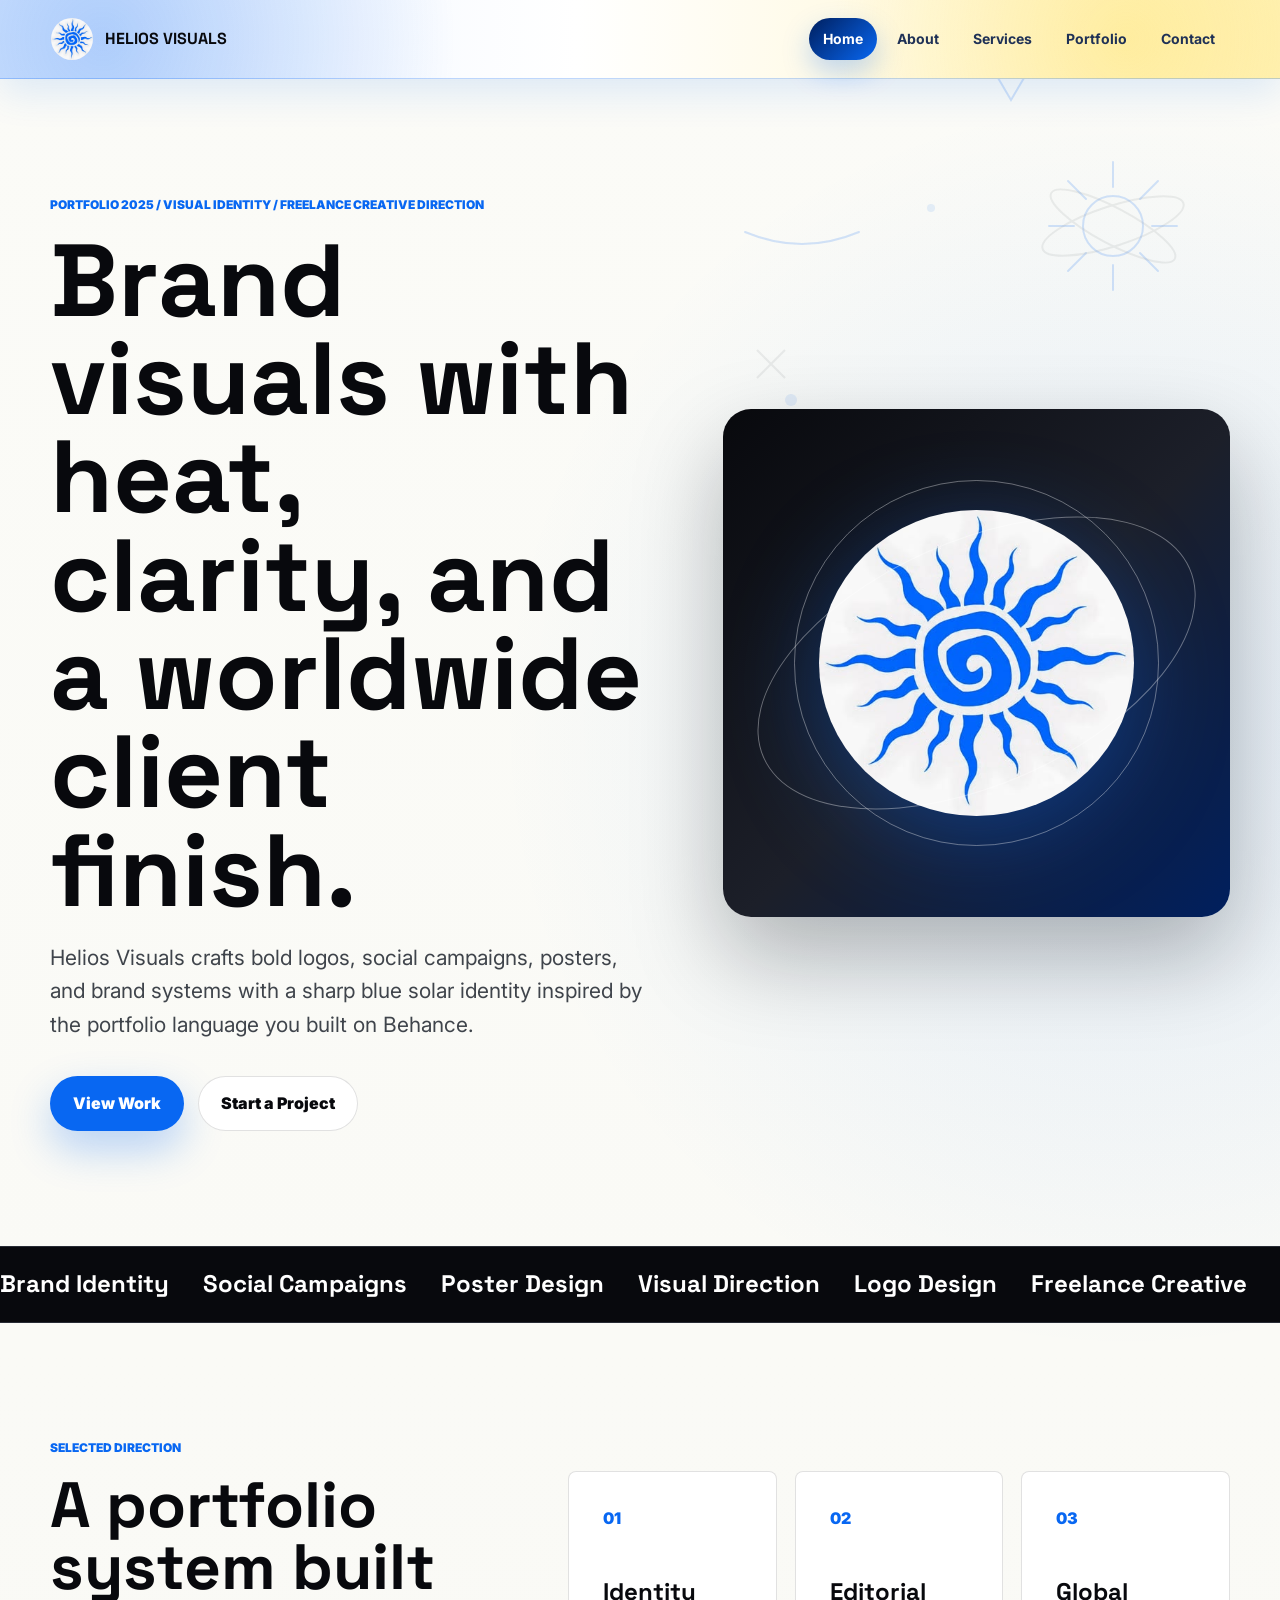
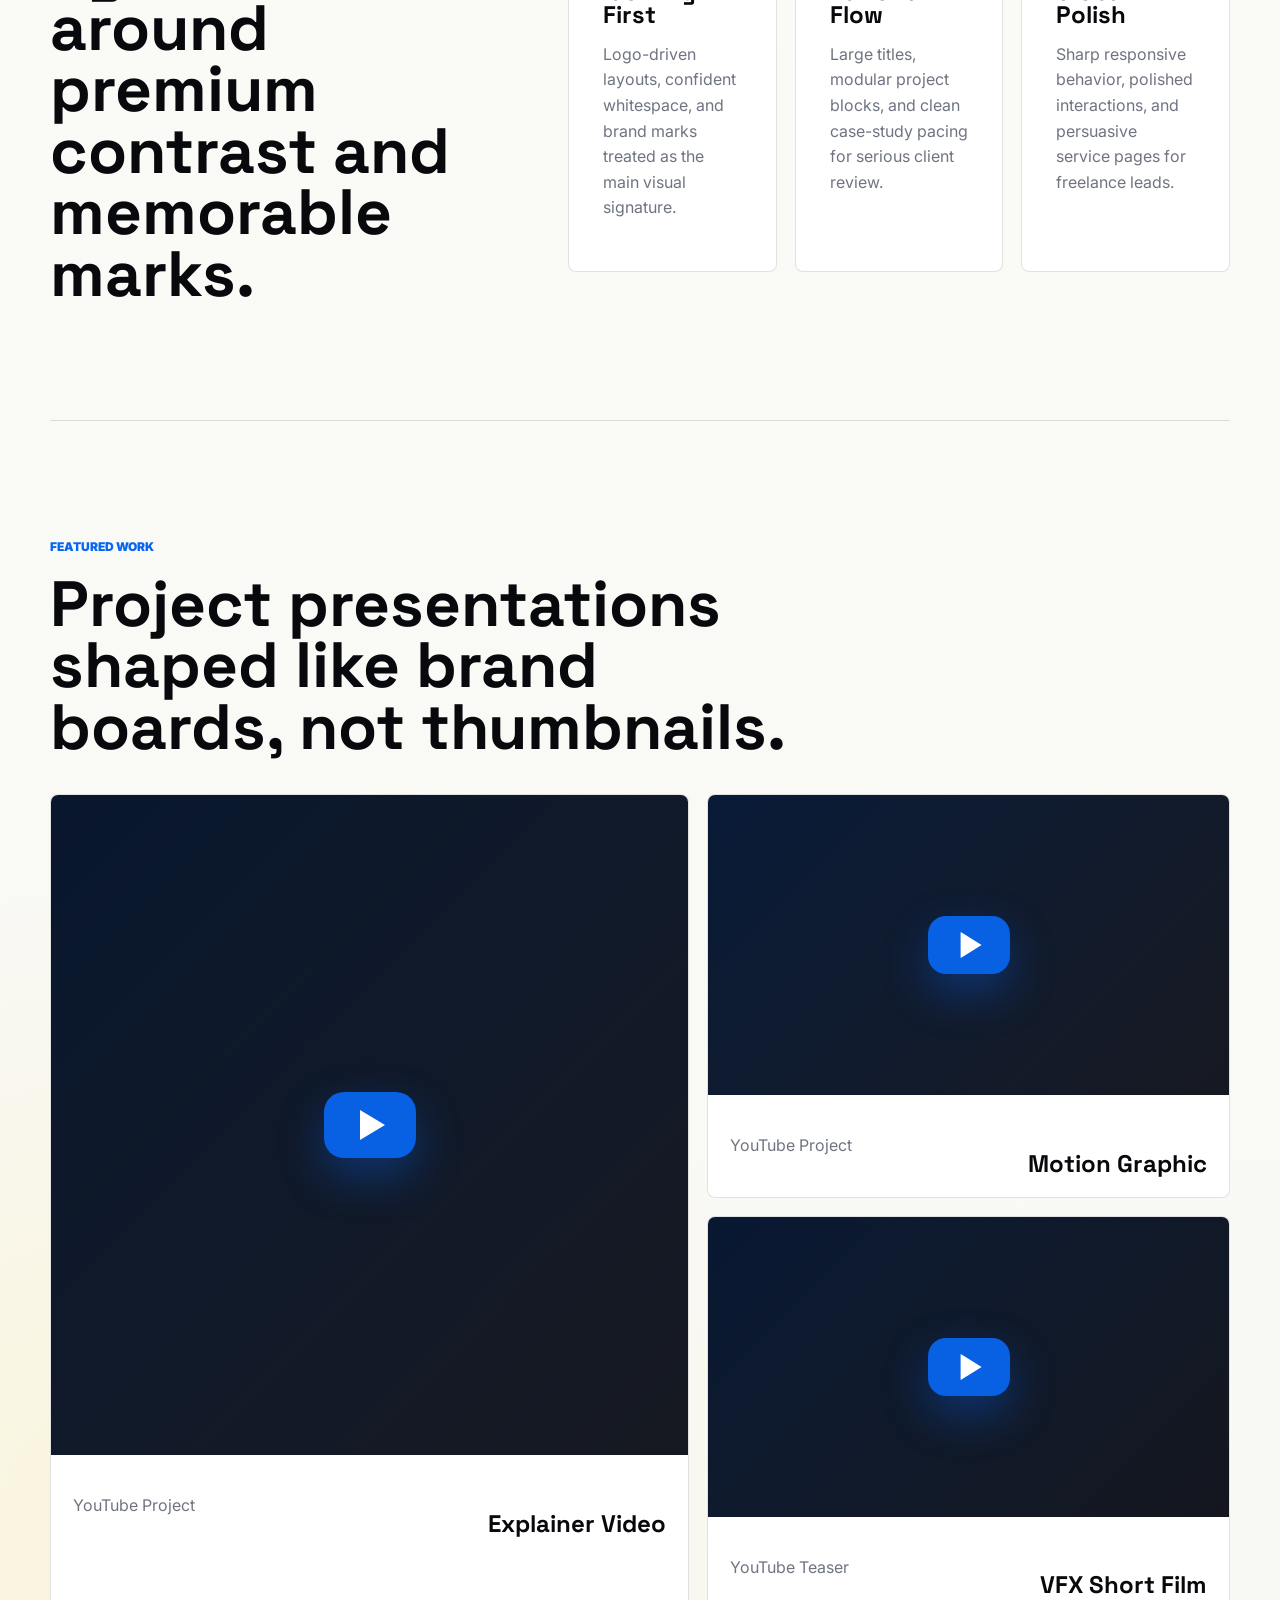
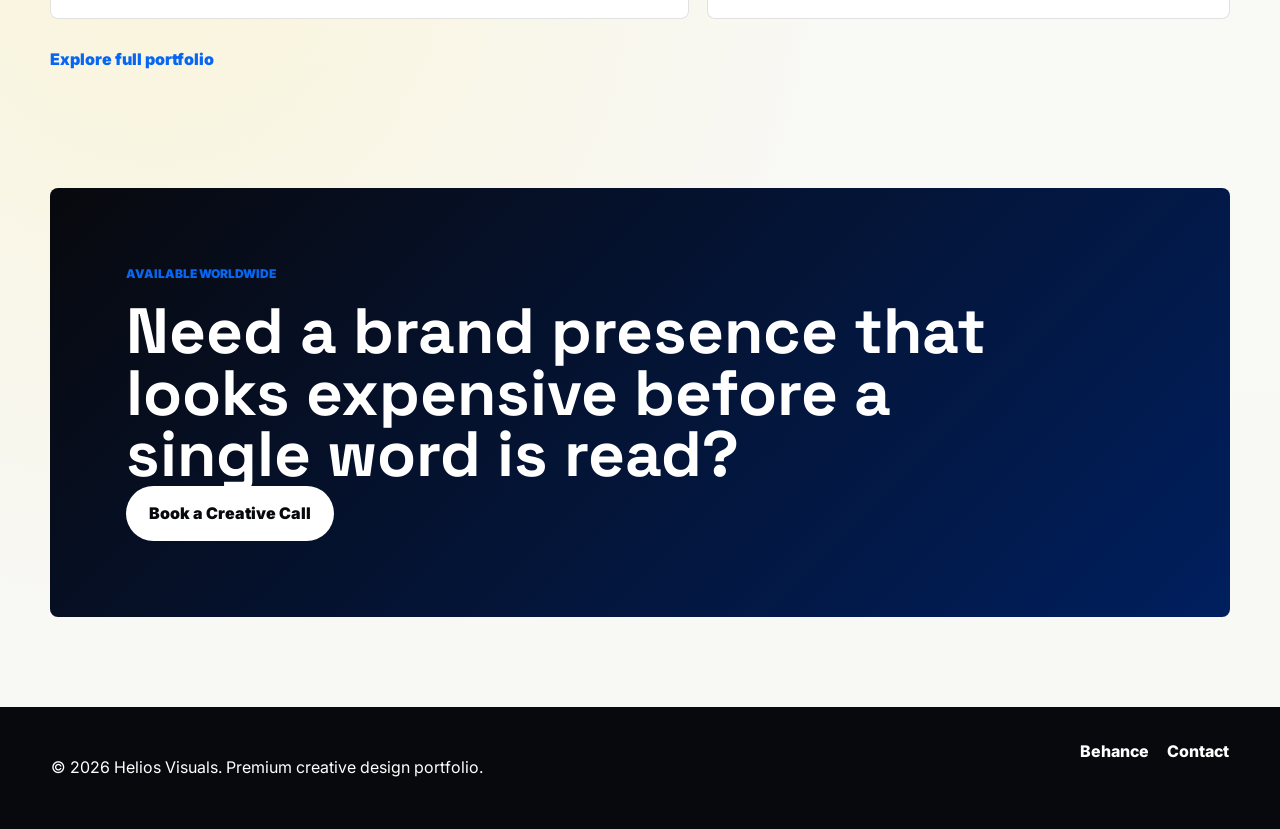
<file: index.html>
<!DOCTYPE html>
<html lang="en">
<head>
  <meta charset="UTF-8">
  <meta name="viewport" content="width=device-width, initial-scale=1.0">
  <meta name="description" content="Helios Visuals is a premium creative design portfolio for brand identity, social media campaigns, posters, and visual systems.">
  <title>Helios Visuals | Premium Creative Portfolio</title>
  <link rel="preconnect" href="https://fonts.googleapis.com">
  <link rel="preconnect" href="https://fonts.gstatic.com" crossorigin>
  <link href="https://fonts.googleapis.com/css2?family=Inter:wght@400;500;600;700;800;900&family=Space+Grotesk:wght@500;600;700&display=swap" rel="stylesheet">
  <link rel="stylesheet" href="style.css">
</head>
<body>
  <header class="site-header">
    <a class="brand" href="index.html" aria-label="Helios Visuals home">
      <!-- Replace assets/helios-logo.jpg with your final logo file if needed. -->
      <img src="assets/helios-logo.jpg" alt="Helios Visuals logo">
      <span>Helios Visuals</span>
    </a>
    <button class="nav-toggle" type="button" aria-label="Open navigation" aria-expanded="false">
      <span></span><span></span>
    </button>
    <nav class="site-nav" aria-label="Main navigation">
      <a href="index.html" class="active">Home</a>
      <a href="about.html">About</a>
      <a href="services.html">Services</a>
      <a href="portfolio.html">Portfolio</a>
      <a href="contact.html">Contact</a>
    </nav>
  </header>

  <main>
    <section class="hero section-pad">
      <div class="hero-copy reveal">
        <p class="eyebrow">Portfolio 2025 / Visual Identity / Freelance Creative Direction</p>
        <h1>Brand visuals with heat, clarity, and a worldwide client finish.</h1>
        <p class="hero-text">Helios Visuals crafts bold logos, social campaigns, posters, and brand systems with a sharp blue solar identity inspired by the portfolio language you built on Behance.</p>
        <div class="hero-actions">
          <a class="btn btn-primary" href="portfolio.html">View Work</a>
          <a class="btn btn-ghost" href="contact.html">Start a Project</a>
        </div>
      </div>
      <div class="hero-art reveal">
        <div class="solar-card">
          <img src="assets/helios-logo.jpg" alt="Blue Helios sun logo">
          <div class="orbit orbit-one"></div>
          <div class="orbit orbit-two"></div>
        </div>
      </div>
    </section>

    <section class="ticker" aria-label="Creative services">
      <div class="ticker-track">
        <span>Brand Identity</span><span>Social Campaigns</span><span>Poster Design</span><span>Visual Direction</span>
        <span>Logo Design</span><span>Freelance Creative</span><span>Brand Identity</span><span>Social Campaigns</span>
      </div>
    </section>

    <section class="section-pad split-section">
      <div class="section-heading reveal">
        <p class="eyebrow">Selected Direction</p>
        <h2>A portfolio system built around premium contrast and memorable marks.</h2>
      </div>
      <div class="feature-grid">
        <article class="feature-card reveal">
          <span>01</span>
          <h3>Identity First</h3>
          <p>Logo-driven layouts, confident whitespace, and brand marks treated as the main visual signature.</p>
        </article>
        <article class="feature-card reveal">
          <span>02</span>
          <h3>Editorial Flow</h3>
          <p>Large titles, modular project blocks, and clean case-study pacing for serious client review.</p>
        </article>
        <article class="feature-card reveal">
          <span>03</span>
          <h3>Global Polish</h3>
          <p>Sharp responsive behavior, polished interactions, and persuasive service pages for freelance leads.</p>
        </article>
      </div>
    </section>

    <section class="section-pad work-preview">
      <div class="section-heading reveal">
        <p class="eyebrow">Featured Work</p>
        <h2>Project presentations shaped like brand boards, not thumbnails.</h2>
      </div>
      <div class="portfolio-grid">
        <a class="work-card tall reveal" href="https://youtu.be/h_ADpQNvUec?si=Ney4tE-Xu_nt08DM" target="_blank" rel="noreferrer">
          <div class="work-visual blue-system"></div>
          <div class="work-meta">
            <p>YouTube Project</p>
            <h3>Explainer Video</h3>
          </div>
        </a>
        <a class="work-card reveal" href="https://youtu.be/zZilcYMcML0?si=68anFWukcAAWyaji" target="_blank" rel="noreferrer">
          <div class="work-visual poster-system"></div>
          <div class="work-meta">
            <p>YouTube Project</p>
            <h3>Motion Graphic</h3>
          </div>
        </a>
        <a class="work-card reveal" href="https://youtu.be/qjnOhQg7CbE?si=-tNvJAoV7a1oQEgc" target="_blank" rel="noreferrer">
          <div class="work-visual social-system"></div>
          <div class="work-meta">
            <p>YouTube Teaser</p>
            <h3>VFX Short Film</h3>
          </div>
        </a>
      </div>
      <a class="text-link reveal" href="portfolio.html">Explore full portfolio</a>
    </section>

    <section class="section-pad cta-band reveal">
      <p class="eyebrow">Available Worldwide</p>
      <h2>Need a brand presence that looks expensive before a single word is read?</h2>
      <a class="btn btn-light" href="contact.html">Book a Creative Call</a>
    </section>
  </main>

  <footer class="site-footer">
    <p>© 2026 Helios Visuals. Premium creative design portfolio.</p>
    <div>
      <a href="https://www.behance.net/gallery/241217217/PORTFOLIO-2025" target="_blank" rel="noreferrer">Behance</a>
      <a href="contact.html">Contact</a>
    </div>
  </footer>

  <script src="script.js"></script>
</body>
</html>
</file>
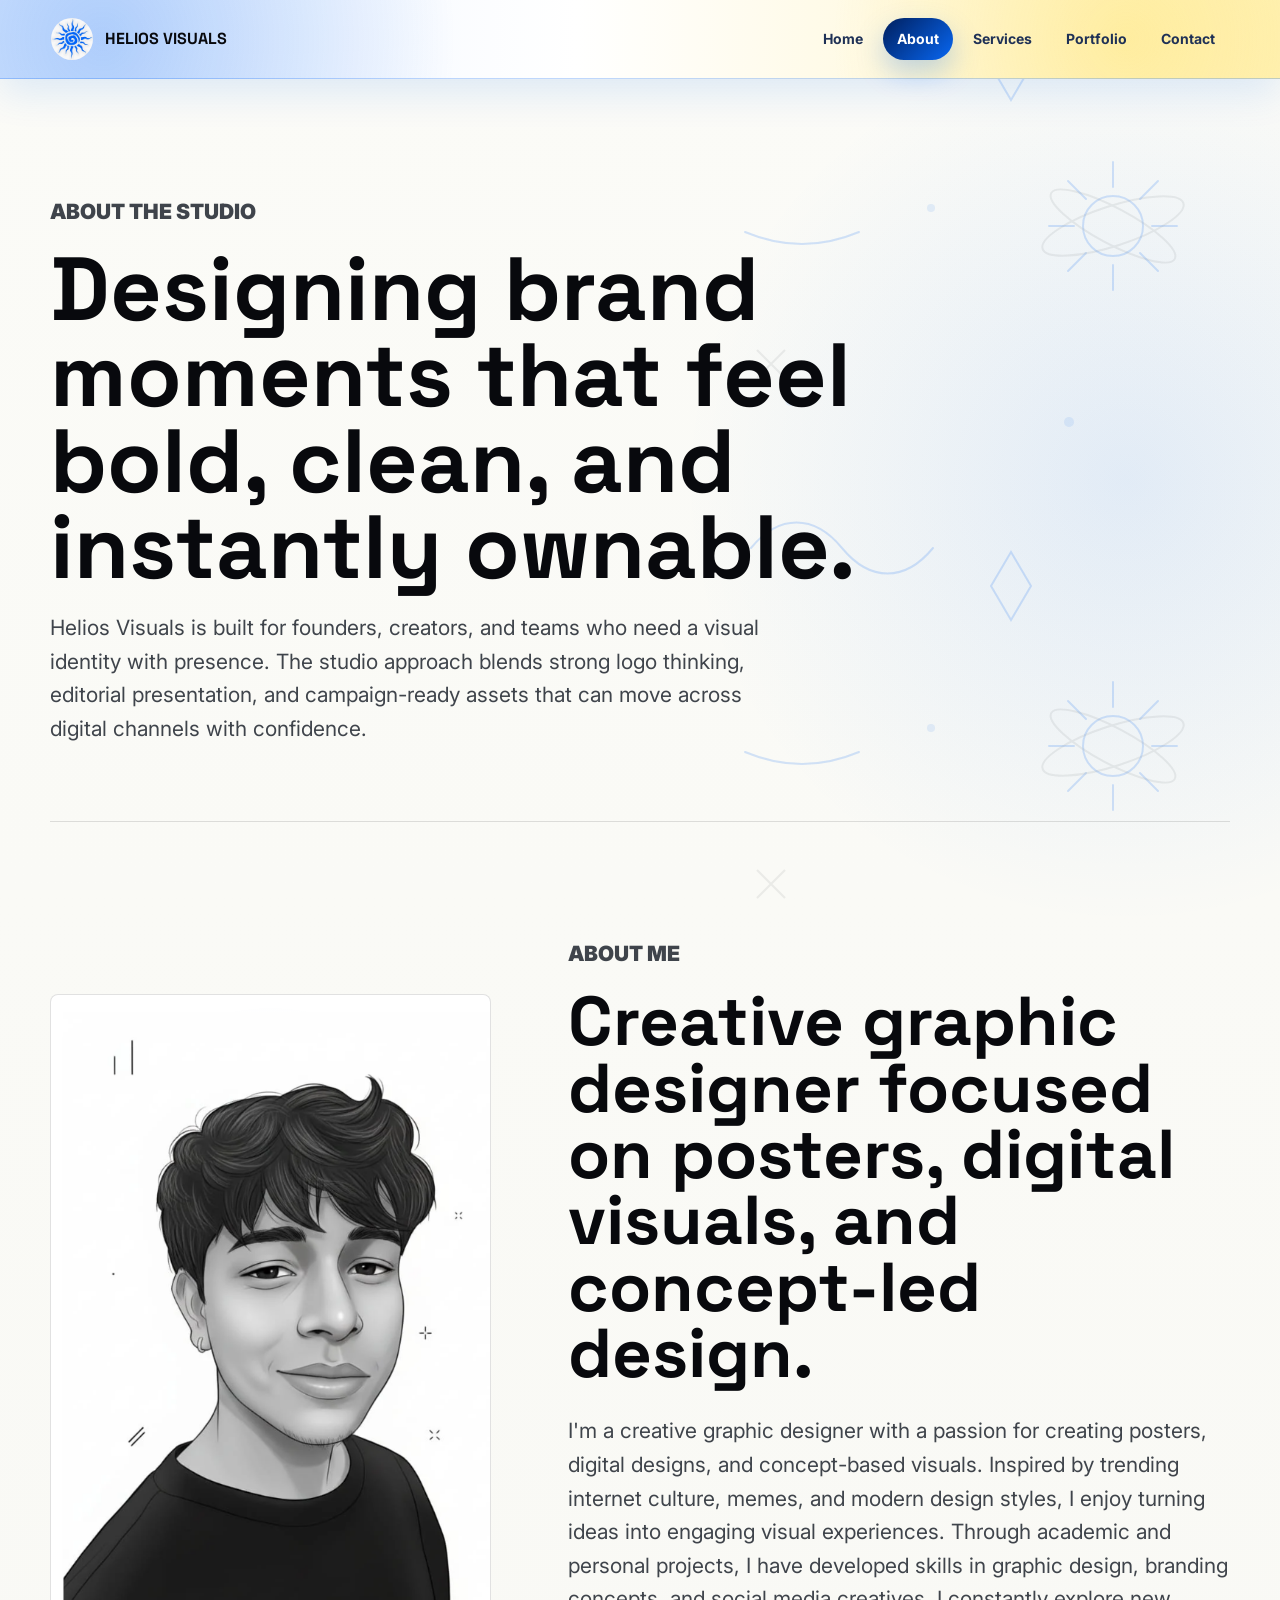
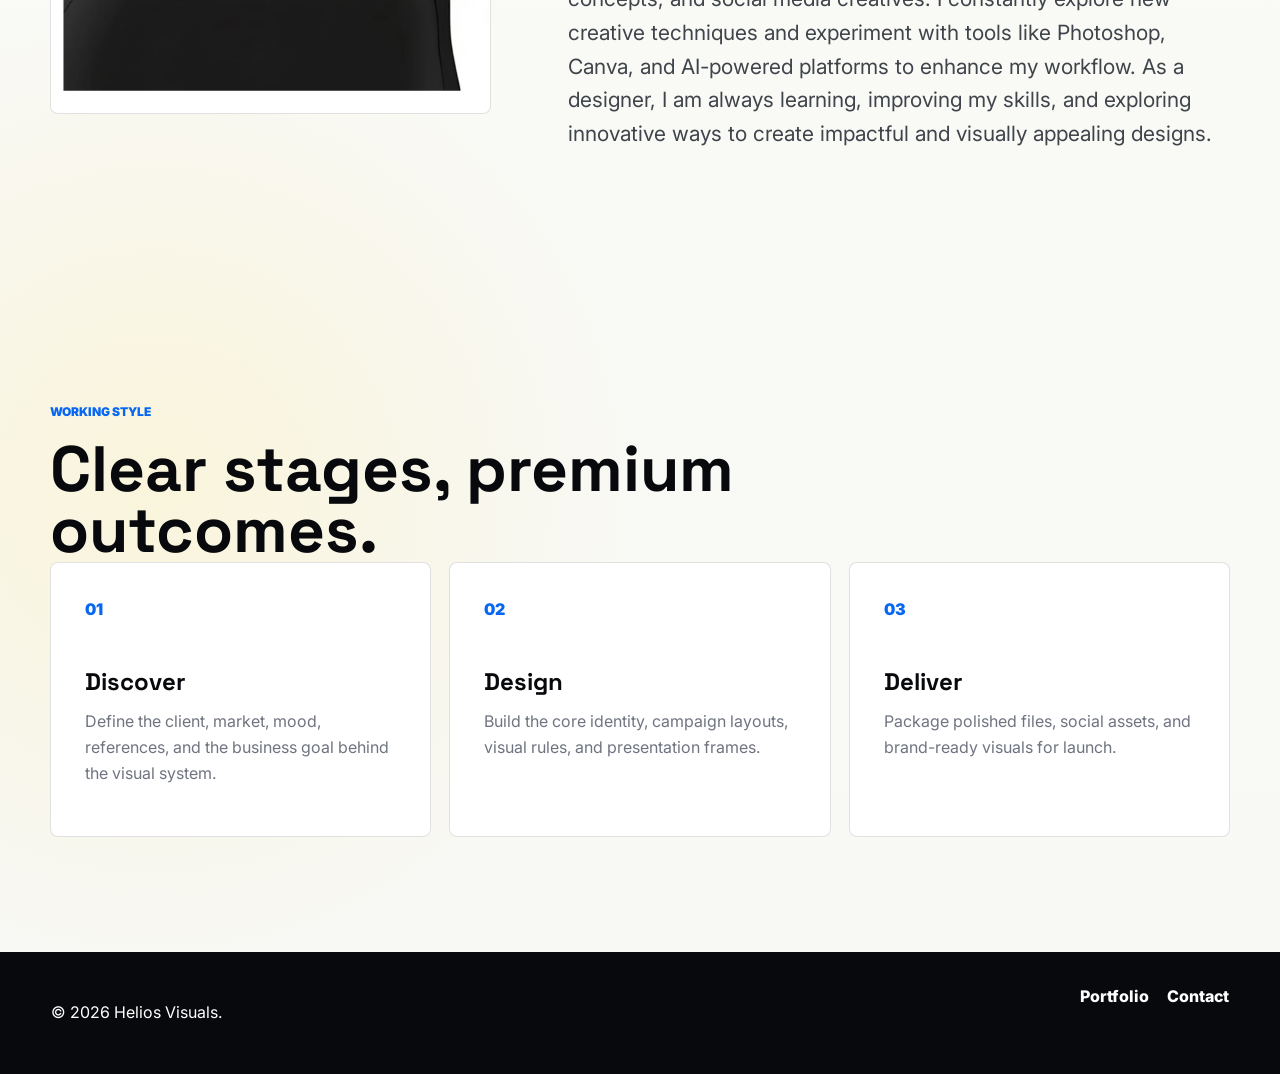
<file: about.html>
<!DOCTYPE html>
<html lang="en">
<head>
  <meta charset="UTF-8">
  <meta name="viewport" content="width=device-width, initial-scale=1.0">
  <meta name="description" content="About Helios Visuals, a freelance creative brand designer building identity systems and campaign visuals.">
  <title>About | Helios Visuals</title>
  <link rel="preconnect" href="https://fonts.googleapis.com">
  <link rel="preconnect" href="https://fonts.gstatic.com" crossorigin>
  <link href="https://fonts.googleapis.com/css2?family=Inter:wght@400;500;600;700;800;900&family=Space+Grotesk:wght@500;600;700&display=swap" rel="stylesheet">
  <link rel="stylesheet" href="style.css">
</head>
<body>
  <header class="site-header">
    <a class="brand" href="index.html"><img src="assets/helios-logo.jpg" alt="Helios Visuals logo"><span>Helios Visuals</span></a>
    <button class="nav-toggle" type="button" aria-label="Open navigation" aria-expanded="false"><span></span><span></span></button>
    <nav class="site-nav" aria-label="Main navigation">
      <a href="index.html">Home</a><a href="about.html" class="active">About</a><a href="services.html">Services</a><a href="portfolio.html">Portfolio</a><a href="contact.html">Contact</a>
    </nav>
  </header>

  <main>
    <section class="page-hero section-pad reveal">
      <p class="eyebrow">About the Studio</p>
      <h1>Designing brand moments that feel bold, clean, and instantly ownable.</h1>
      <p>Helios Visuals is built for founders, creators, and teams who need a visual identity with presence. The studio approach blends strong logo thinking, editorial presentation, and campaign-ready assets that can move across digital channels with confidence.</p>
    </section>

    <section class="section-pad about-layout">
      <div class="about-mark reveal">
        <img src="assets/about-portrait.png" alt="Helios Visuals designer portrait">
      </div>
      <div class="about-copy reveal">
        <p class="eyebrow">About Me</p>
        <h2>Creative graphic designer focused on posters, digital visuals, and concept-led design.</h2>
        <p>I'm a creative graphic designer with a passion for creating posters, digital designs, and concept-based visuals. Inspired by trending internet culture, memes, and modern design styles, I enjoy turning ideas into engaging visual experiences. Through academic and personal projects, I have developed skills in graphic design, branding concepts, and social media creatives. I constantly explore new creative techniques and experiment with tools like Photoshop, Canva, and AI-powered platforms to enhance my workflow. As a designer, I am always learning, improving my skills, and exploring innovative ways to create impactful and visually appealing designs.</p>
      </div>
    </section>

    <section class="section-pad process">
      <div class="section-heading reveal">
        <p class="eyebrow">Working Style</p>
        <h2>Clear stages, premium outcomes.</h2>
      </div>
      <div class="process-list">
        <article class="reveal"><span>01</span><h3>Discover</h3><p>Define the client, market, mood, references, and the business goal behind the visual system.</p></article>
        <article class="reveal"><span>02</span><h3>Design</h3><p>Build the core identity, campaign layouts, visual rules, and presentation frames.</p></article>
        <article class="reveal"><span>03</span><h3>Deliver</h3><p>Package polished files, social assets, and brand-ready visuals for launch.</p></article>
      </div>
    </section>
  </main>

  <footer class="site-footer">
    <p>© 2026 Helios Visuals.</p>
    <div><a href="portfolio.html">Portfolio</a><a href="contact.html">Contact</a></div>
  </footer>
  <script src="script.js"></script>
</body>
</html>
</file>
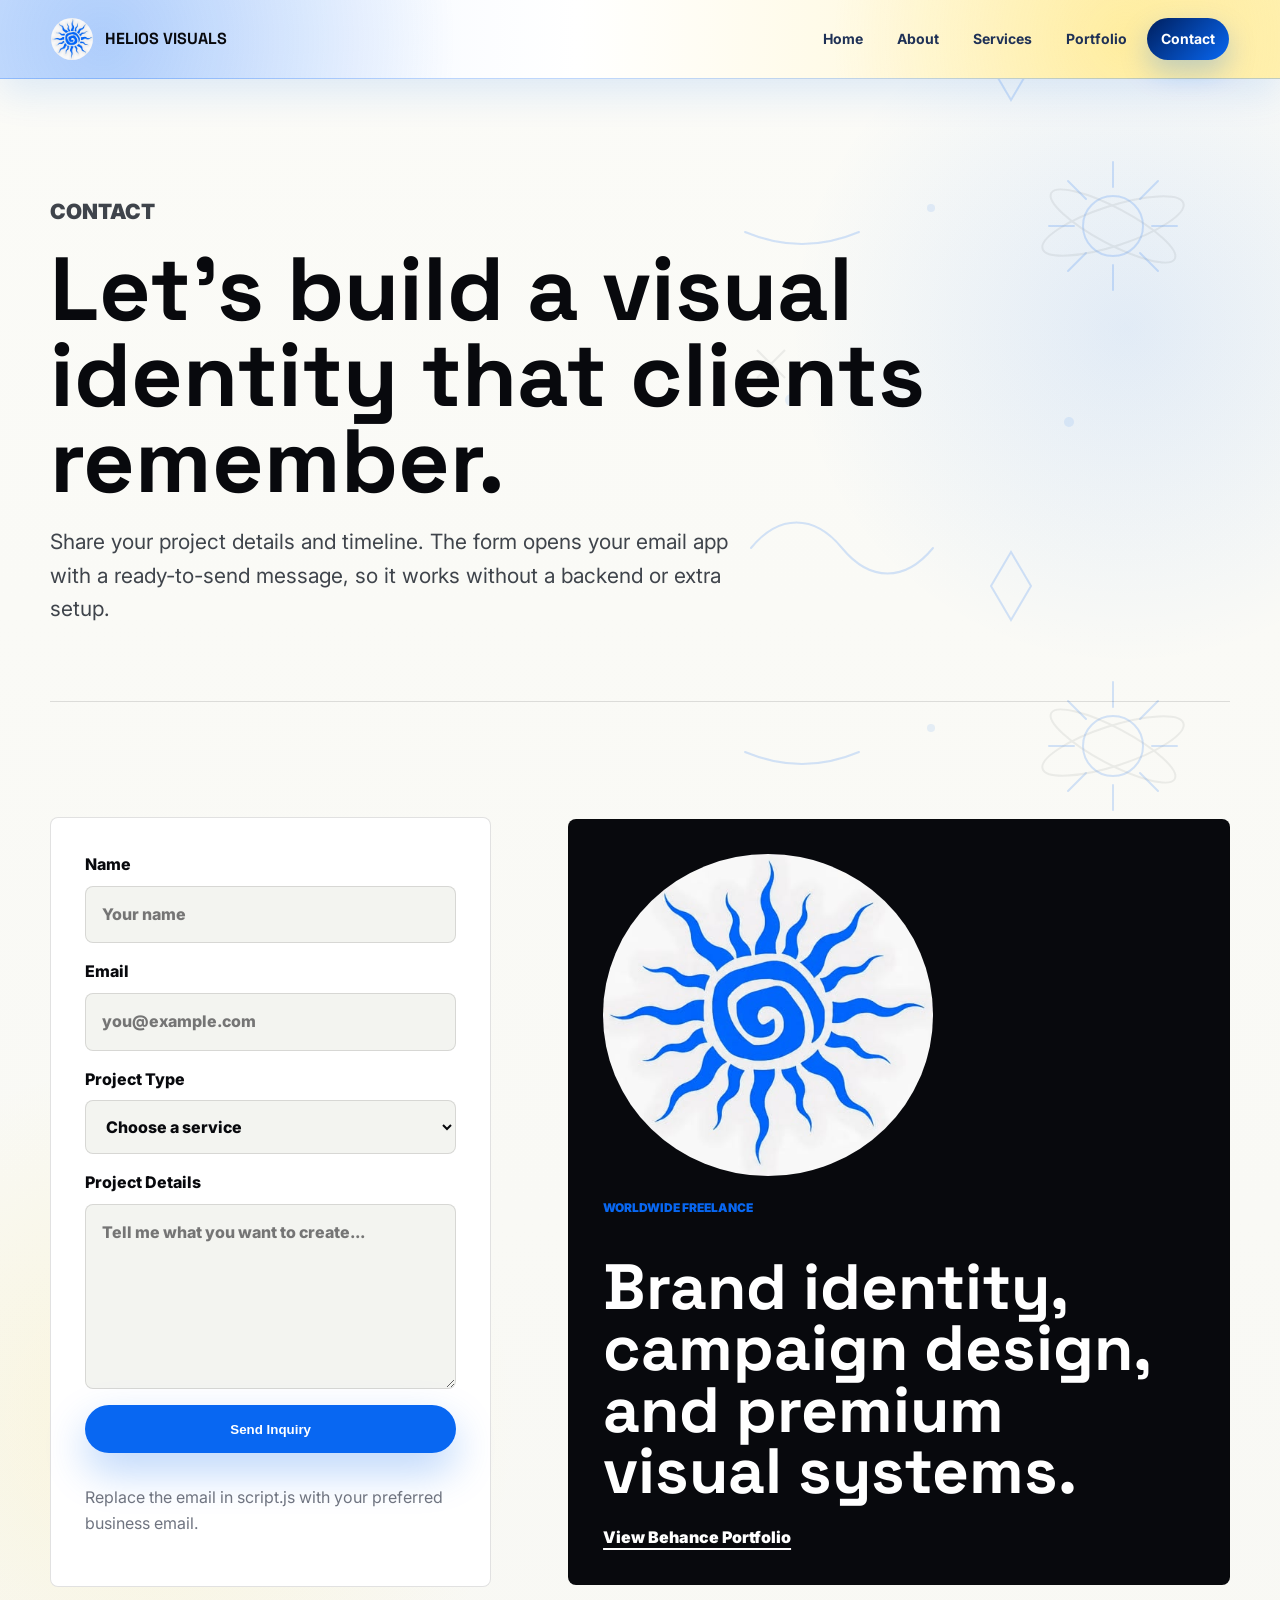
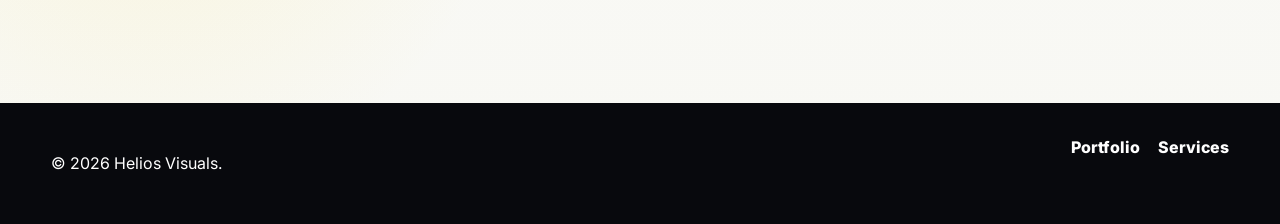
<file: contact.html>
<!DOCTYPE html>
<html lang="en">
<head>
  <meta charset="UTF-8">
  <meta name="viewport" content="width=device-width, initial-scale=1.0">
  <meta name="description" content="Contact Helios Visuals for brand identity, social media design, posters, and creative direction projects.">
  <title>Contact | Helios Visuals</title>
  <link rel="preconnect" href="https://fonts.googleapis.com">
  <link rel="preconnect" href="https://fonts.gstatic.com" crossorigin>
  <link href="https://fonts.googleapis.com/css2?family=Inter:wght@400;500;600;700;800;900&family=Space+Grotesk:wght@500;600;700&display=swap" rel="stylesheet">
  <link rel="stylesheet" href="style.css">
</head>
<body>
  <header class="site-header">
    <a class="brand" href="index.html"><img src="assets/helios-logo.jpg" alt="Helios Visuals logo"><span>Helios Visuals</span></a>
    <button class="nav-toggle" type="button" aria-label="Open navigation" aria-expanded="false"><span></span><span></span></button>
    <nav class="site-nav" aria-label="Main navigation">
      <a href="index.html">Home</a><a href="about.html">About</a><a href="services.html">Services</a><a href="portfolio.html">Portfolio</a><a href="contact.html" class="active">Contact</a>
    </nav>
  </header>

  <main>
    <section class="page-hero section-pad reveal">
      <p class="eyebrow">Contact</p>
      <h1>Let’s build a visual identity that clients remember.</h1>
      <p>Share your project details and timeline. The form opens your email app with a ready-to-send message, so it works without a backend or extra setup.</p>
    </section>

    <section class="section-pad contact-layout">
      <form class="contact-form reveal" id="contactForm">
        <label>Name<input type="text" name="name" placeholder="Your name" required></label>
        <label>Email<input type="email" name="email" placeholder="you@example.com" required></label>
        <label>Project Type<select name="type" required><option value="">Choose a service</option><option>Logo & Brand Identity</option><option>Social Media Design</option><option>Poster / Cover Art</option><option>Creative Direction</option><option>Portfolio Presentation</option></select></label>
        <label>Project Details<textarea name="message" rows="6" placeholder="Tell me what you want to create..." required></textarea></label>
        <button class="btn btn-primary" type="submit">Send Inquiry</button>
        <p class="form-note" id="formNote">Replace the email in script.js with your preferred business email.</p>
      </form>
      <aside class="contact-panel reveal">
        <img src="assets/helios-logo.jpg" alt="Helios Visuals logo">
        <p class="eyebrow">Worldwide Freelance</p>
        <h2>Brand identity, campaign design, and premium visual systems.</h2>
        <a href="https://www.behance.net/gallery/241217217/PORTFOLIO-2025" target="_blank" rel="noreferrer">View Behance Portfolio</a>
      </aside>
    </section>
  </main>

  <footer class="site-footer">
    <p>© 2026 Helios Visuals.</p>
    <div><a href="portfolio.html">Portfolio</a><a href="services.html">Services</a></div>
  </footer>
  <script src="script.js"></script>
</body>
</html>
</file>
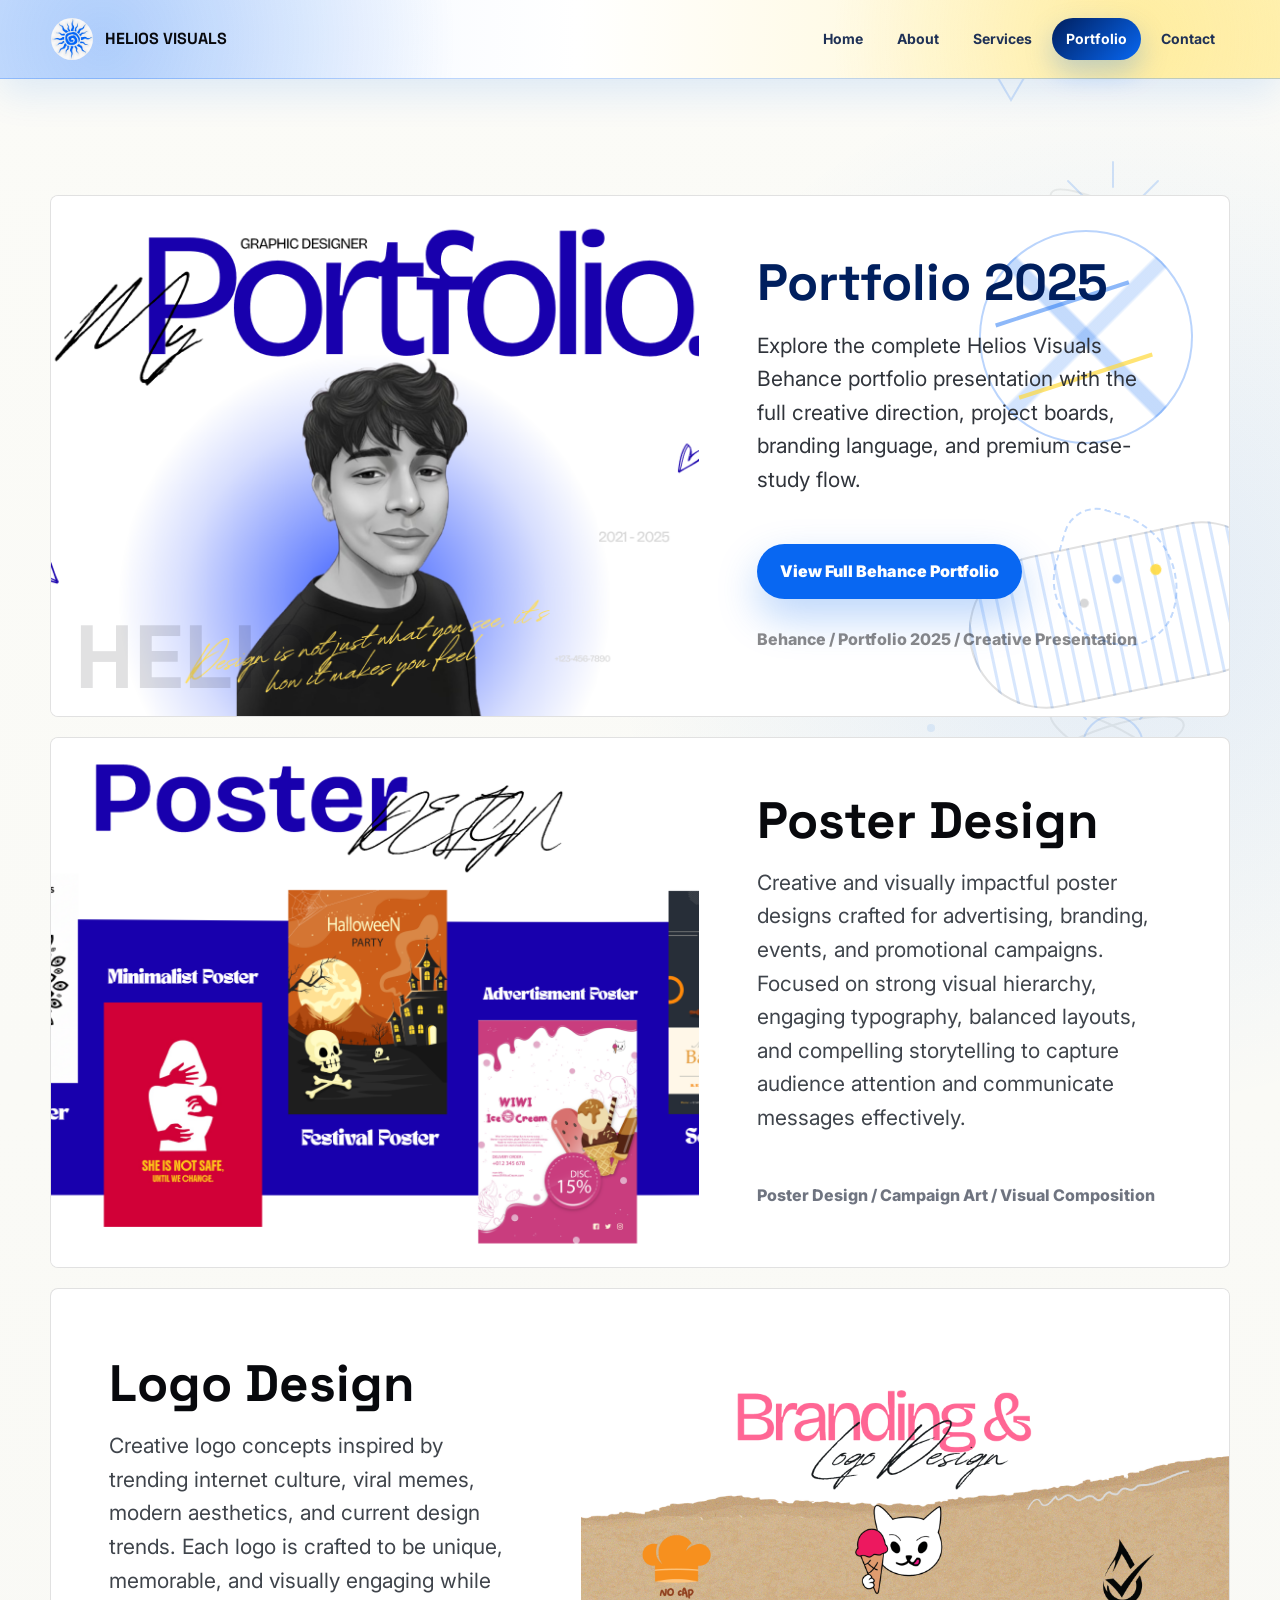
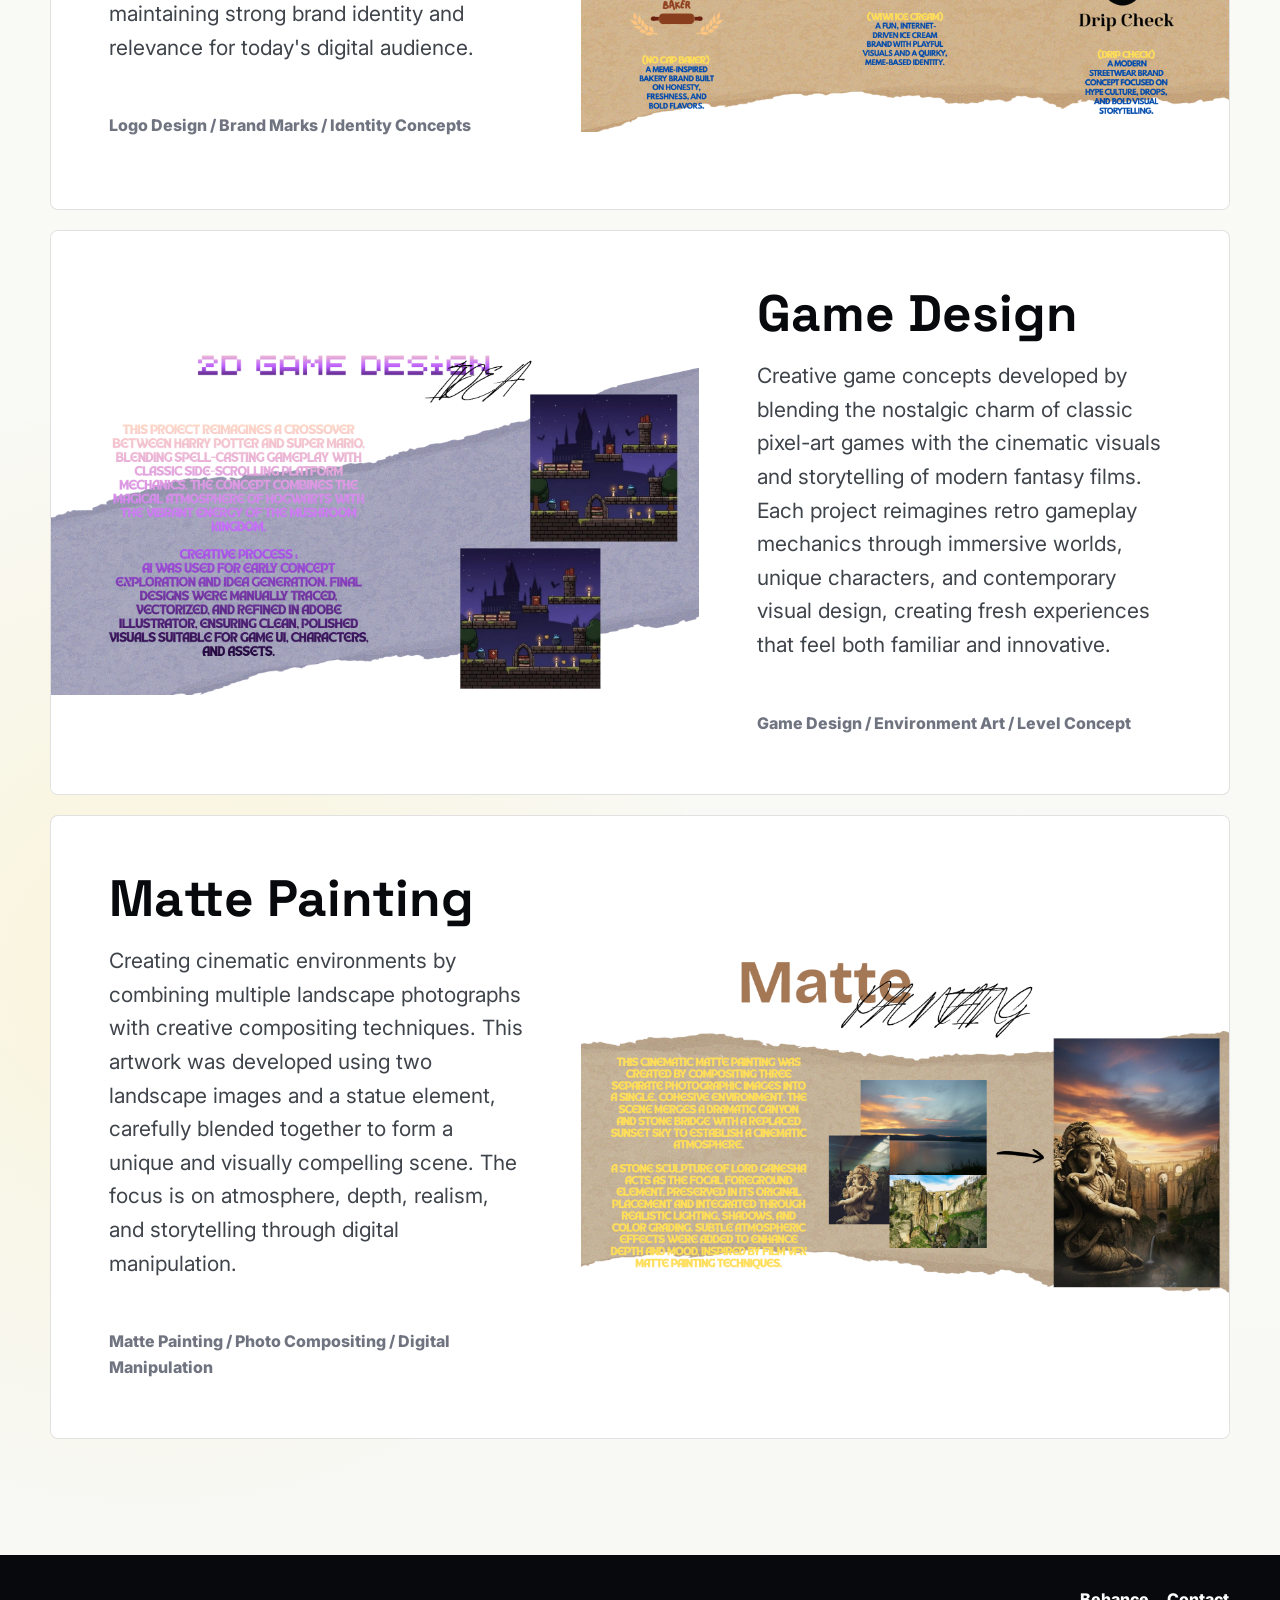
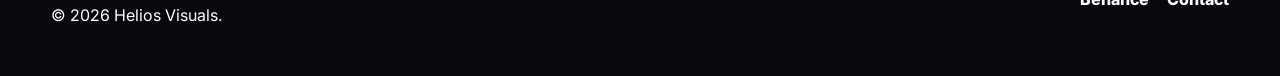
<file: portfolio.html>
<!DOCTYPE html>
<html lang="en">
<head>
  <meta charset="UTF-8">
  <meta name="viewport" content="width=device-width, initial-scale=1.0">
  <meta name="description" content="Selected Helios Visuals portfolio projects including identity systems, posters, social campaigns, and creative direction.">
  <title>Portfolio | Helios Visuals</title>
  <link rel="preconnect" href="https://fonts.googleapis.com">
  <link rel="preconnect" href="https://fonts.gstatic.com" crossorigin>
  <link href="https://fonts.googleapis.com/css2?family=Inter:wght@400;500;600;700;800;900&family=Space+Grotesk:wght@500;600;700&display=swap" rel="stylesheet">
  <link rel="stylesheet" href="style.css">
</head>
<body>
  <header class="site-header">
    <a class="brand" href="index.html"><img src="assets/helios-logo.jpg" alt="Helios Visuals logo"><span>Helios Visuals</span></a>
    <button class="nav-toggle" type="button" aria-label="Open navigation" aria-expanded="false"><span></span><span></span></button>
    <nav class="site-nav" aria-label="Main navigation">
      <a href="index.html">Home</a><a href="about.html">About</a><a href="services.html">Services</a><a href="portfolio.html" class="active">Portfolio</a><a href="contact.html">Contact</a>
    </nav>
  </header>

  <main>
    <section class="section-pad portfolio-showcase">
      <article class="case-study behance-feature reveal">
        <!-- Replace assets/portfolio-cover.png with another portfolio cover image if needed. -->
        <div class="case-visual behance-system"></div>
        <div class="case-copy">
          <h2>Portfolio 2025</h2>
          <p>Explore the complete Helios Visuals Behance portfolio presentation with the full creative direction, project boards, branding language, and premium case-study flow.</p>
          <a class="btn btn-primary" href="https://www.behance.net/gallery/241217217/PORTFOLIO-2025" target="_blank" rel="noreferrer">View Full Behance Portfolio</a>
          <span>Behance / Portfolio 2025 / Creative Presentation</span>
        </div>
      </article>
      <article class="case-study reveal">
        <!-- Replace assets/poster-design.png with another poster image if you want to change this project visual. -->
        <div class="case-visual portfolio-poster-design"></div>
        <div class="case-copy"><h2>Poster Design</h2><p>Creative and visually impactful poster designs crafted for advertising, branding, events, and promotional campaigns. Focused on strong visual hierarchy, engaging typography, balanced layouts, and compelling storytelling to capture audience attention and communicate messages effectively.</p><span>Poster Design / Campaign Art / Visual Composition</span></div>
      </article>
      <article class="case-study reverse reveal">
        <!-- Replace assets/logo-design.png with another logo project image if needed. -->
        <div class="case-visual logo-design-system"></div>
        <div class="case-copy"><h2>Logo Design</h2><p>Creative logo concepts inspired by trending internet culture, viral memes, modern aesthetics, and current design trends. Each logo is crafted to be unique, memorable, and visually engaging while maintaining strong brand identity and relevance for today's digital audience.</p><span>Logo Design / Brand Marks / Identity Concepts</span></div>
      </article>
      <article class="case-study reveal">
        <!-- Replace assets/game-design.png with another game project image if needed. -->
        <div class="case-visual game-design-system"></div>
        <div class="case-copy"><h2>Game Design</h2><p>Creative game concepts developed by blending the nostalgic charm of classic pixel-art games with the cinematic visuals and storytelling of modern fantasy films. Each project reimagines retro gameplay mechanics through immersive worlds, unique characters, and contemporary visual design, creating fresh experiences that feel both familiar and innovative.</p><span>Game Design / Environment Art / Level Concept</span></div>
      </article>
      <article class="case-study reverse reveal">
        <div class="case-visual editorial-system"></div>
        <div class="case-copy"><h2>Matte Painting</h2><p>Creating cinematic environments by combining multiple landscape photographs with creative compositing techniques. This artwork was developed using two landscape images and a statue element, carefully blended together to form a unique and visually compelling scene. The focus is on atmosphere, depth, realism, and storytelling through digital manipulation.</p><span>Matte Painting / Photo Compositing / Digital Manipulation</span></div>
      </article>
    </section>
  </main>

  <footer class="site-footer">
    <p>© 2026 Helios Visuals.</p>
    <div><a href="https://www.behance.net/gallery/241217217/PORTFOLIO-2025" target="_blank" rel="noreferrer">Behance</a><a href="contact.html">Contact</a></div>
  </footer>
  <script src="script.js"></script>
</body>
</html>
</file>
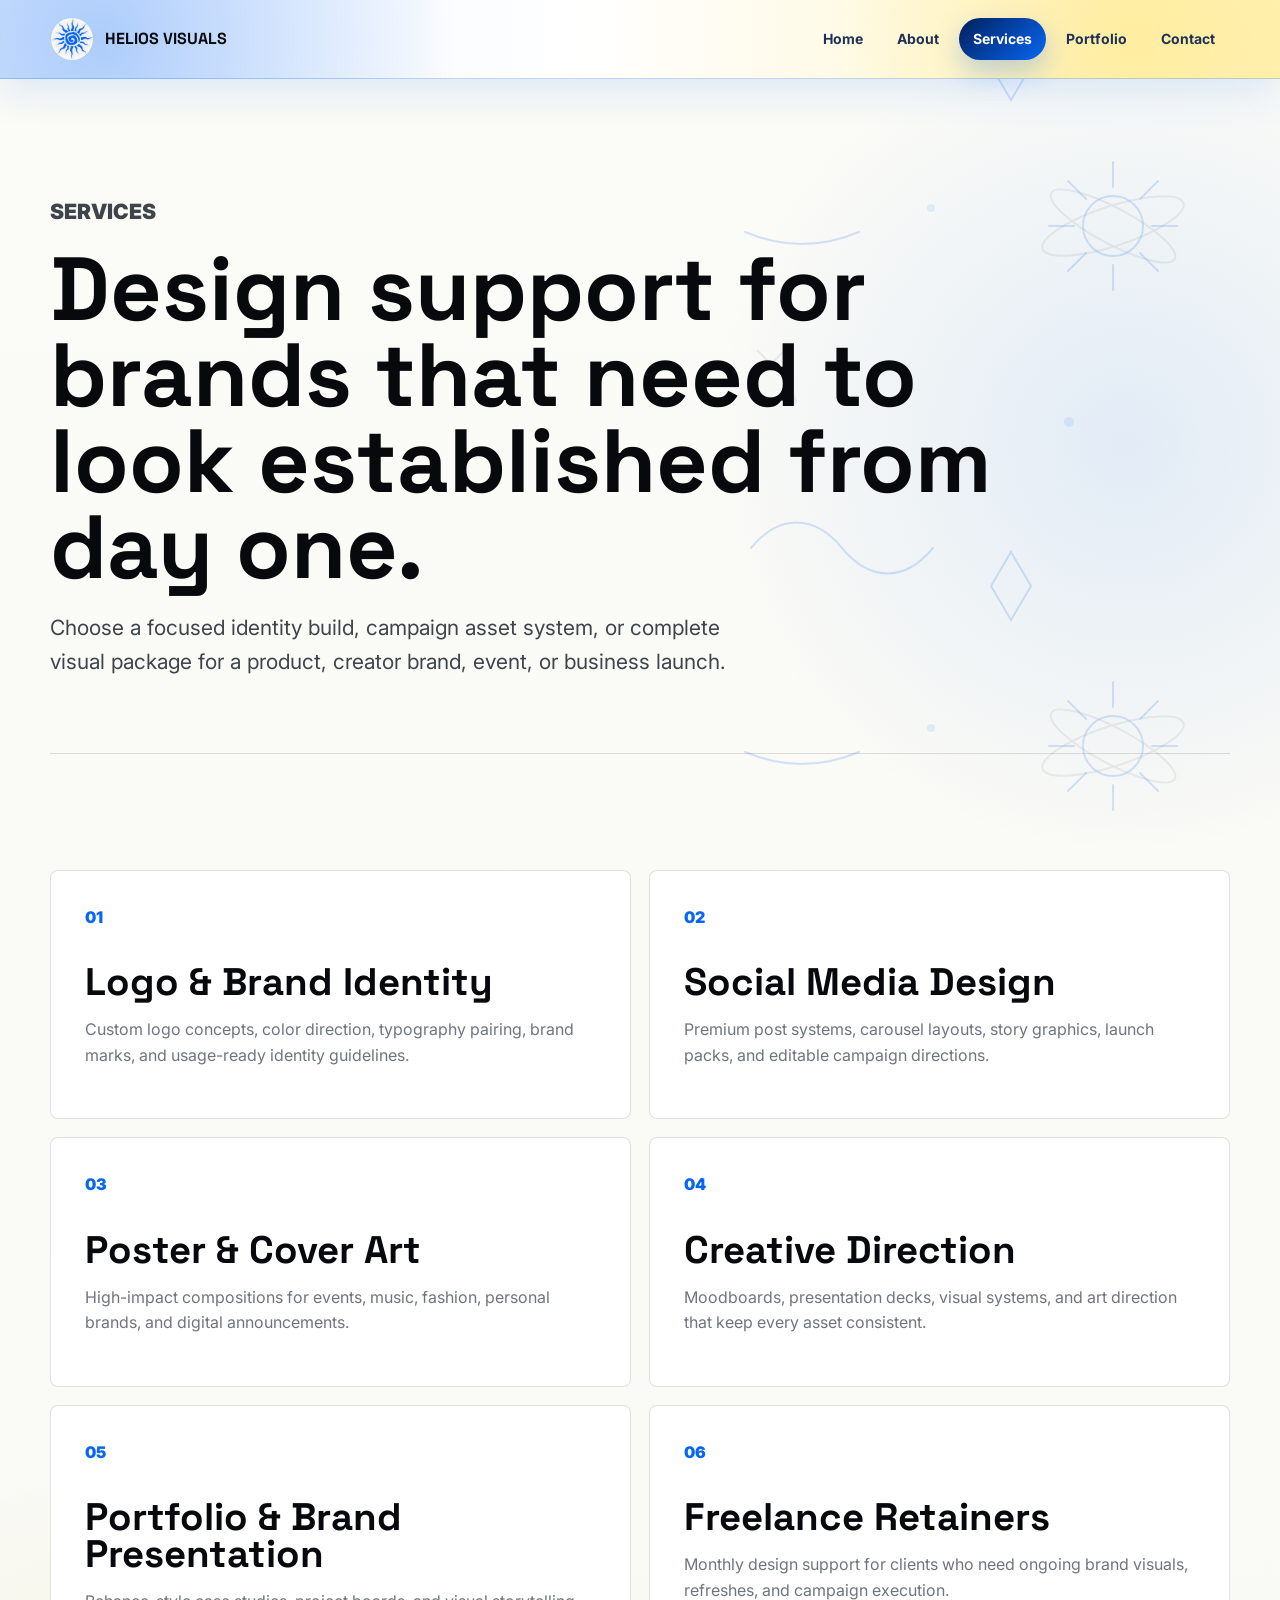
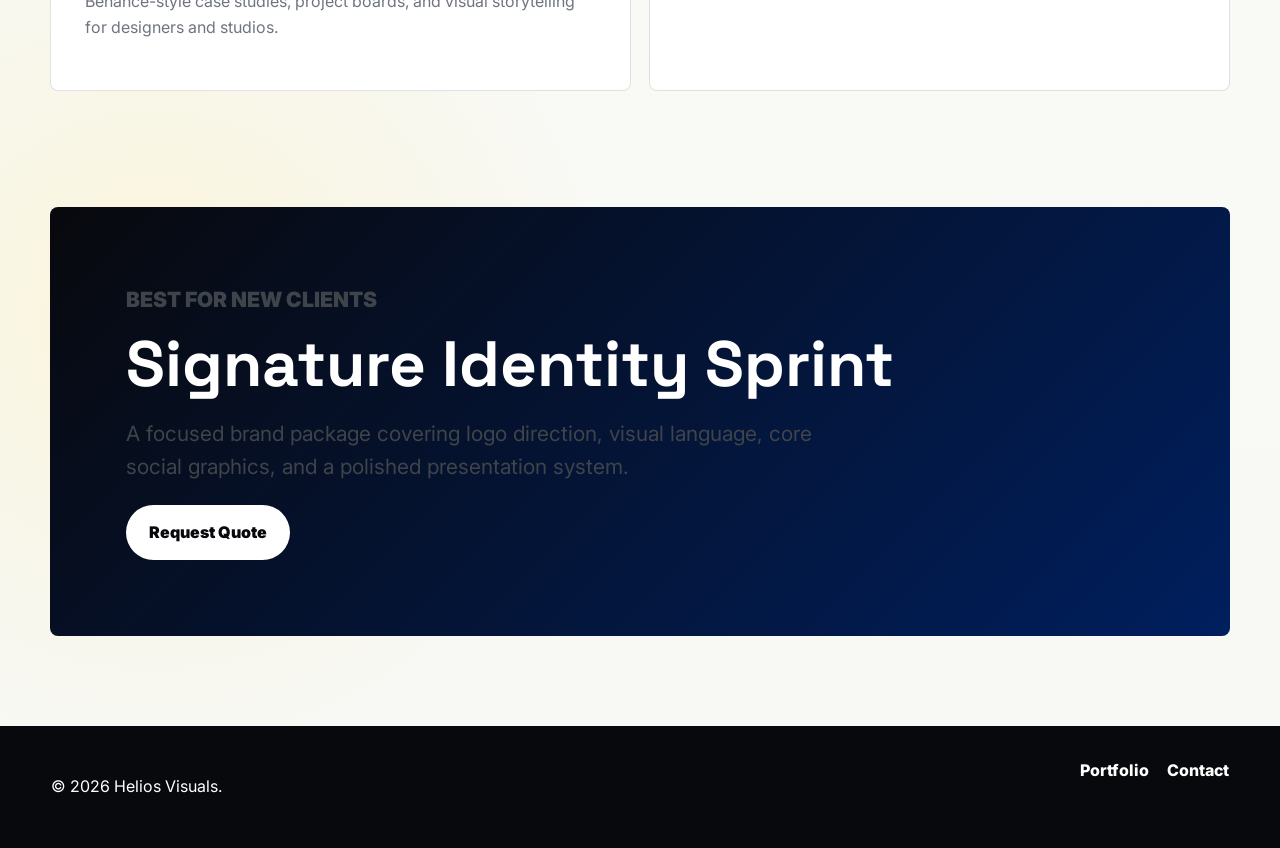
<file: services.html>
<!DOCTYPE html>
<html lang="en">
<head>
  <meta charset="UTF-8">
  <meta name="viewport" content="width=device-width, initial-scale=1.0">
  <meta name="description" content="Brand identity, logo design, poster design, social media design, and creative direction services by Helios Visuals.">
  <title>Services | Helios Visuals</title>
  <link rel="preconnect" href="https://fonts.googleapis.com">
  <link rel="preconnect" href="https://fonts.gstatic.com" crossorigin>
  <link href="https://fonts.googleapis.com/css2?family=Inter:wght@400;500;600;700;800;900&family=Space+Grotesk:wght@500;600;700&display=swap" rel="stylesheet">
  <link rel="stylesheet" href="style.css">
</head>
<body>
  <header class="site-header">
    <a class="brand" href="index.html"><img src="assets/helios-logo.jpg" alt="Helios Visuals logo"><span>Helios Visuals</span></a>
    <button class="nav-toggle" type="button" aria-label="Open navigation" aria-expanded="false"><span></span><span></span></button>
    <nav class="site-nav" aria-label="Main navigation">
      <a href="index.html">Home</a><a href="about.html">About</a><a href="services.html" class="active">Services</a><a href="portfolio.html">Portfolio</a><a href="contact.html">Contact</a>
    </nav>
  </header>

  <main>
    <section class="page-hero section-pad reveal">
      <p class="eyebrow">Services</p>
      <h1>Design support for brands that need to look established from day one.</h1>
      <p>Choose a focused identity build, campaign asset system, or complete visual package for a product, creator brand, event, or business launch.</p>
    </section>

    <section class="section-pad service-grid">
      <article class="service-card reveal"><span>01</span><h2>Logo & Brand Identity</h2><p>Custom logo concepts, color direction, typography pairing, brand marks, and usage-ready identity guidelines.</p></article>
      <article class="service-card reveal"><span>02</span><h2>Social Media Design</h2><p>Premium post systems, carousel layouts, story graphics, launch packs, and editable campaign directions.</p></article>
      <article class="service-card reveal"><span>03</span><h2>Poster & Cover Art</h2><p>High-impact compositions for events, music, fashion, personal brands, and digital announcements.</p></article>
      <article class="service-card reveal"><span>04</span><h2>Creative Direction</h2><p>Moodboards, presentation decks, visual systems, and art direction that keep every asset consistent.</p></article>
      <article class="service-card reveal"><span>05</span><h2>Portfolio & Brand Presentation</h2><p>Behance-style case studies, project boards, and visual storytelling for designers and studios.</p></article>
      <article class="service-card reveal"><span>06</span><h2>Freelance Retainers</h2><p>Monthly design support for clients who need ongoing brand visuals, refreshes, and campaign execution.</p></article>
    </section>

    <section class="section-pad package-band reveal">
      <div>
        <p class="eyebrow">Best for New Clients</p>
        <h2>Signature Identity Sprint</h2>
        <p>A focused brand package covering logo direction, visual language, core social graphics, and a polished presentation system.</p>
      </div>
      <a class="btn btn-light" href="contact.html">Request Quote</a>
    </section>
  </main>

  <footer class="site-footer">
    <p>© 2026 Helios Visuals.</p>
    <div><a href="portfolio.html">Portfolio</a><a href="contact.html">Contact</a></div>
  </footer>
  <script src="script.js"></script>
</body>
</html>
</file>
<file: style.css>
:root {
  --blue: #0867f2;
  --blue-dark: #001f5e;
  --ink: #08090d;
  --charcoal: #12141a;
  --muted: #6f7480;
  --line: rgba(8, 9, 13, 0.12);
  --paper: #f8f8f4;
  --white: #ffffff;
  --max: 1180px;
}

* { box-sizing: border-box; }
html { scroll-behavior: smooth; }
body {
  position: relative;
  margin: 0;
  font-family: "Inter", Arial, sans-serif;
  color: var(--ink);
  background:
    radial-gradient(circle at 88% 18%, rgba(8, 103, 242, 0.1), transparent 18%),
    radial-gradient(circle at 12% 78%, rgba(255, 218, 64, 0.14), transparent 20%),
    linear-gradient(180deg, #fbfbf7 0%, var(--paper) 100%);
  line-height: 1.6;
  overflow-x: hidden;
}

body::before {
  content: "";
  position: fixed;
  inset: 0;
  z-index: 0;
  pointer-events: none;
  opacity: 0.5;
  background-image:
    url("data:image/svg+xml,%3Csvg width='520' height='520' viewBox='0 0 520 520' xmlns='http://www.w3.org/2000/svg'%3E%3Cg fill='none' stroke='%230867f2' stroke-width='2' stroke-linecap='round' opacity='0.34'%3E%3Ccircle cx='430' cy='86' r='30'/%3E%3Cpath d='M430 22v25M430 125v25M366 86h25M469 86h25M385 41l18 18M457 113l18 18M475 41l-18 18M403 113l-18 18'/%3E%3Cpath d='M68 408c28-34 63-34 91 0s63 34 91 0'/%3E%3Cpath d='M62 92c38 16 76 16 114 0'/%3E%3Cpath d='M308 446l20-34 20 34-20 34z'/%3E%3C/g%3E%3Cg fill='%230867f2' opacity='0.18'%3E%3Ccircle cx='108' cy='260' r='6'/%3E%3Ccircle cx='386' cy='282' r='5'/%3E%3Ccircle cx='248' cy='68' r='4'/%3E%3C/g%3E%3Cg fill='none' stroke='%2308090d' stroke-width='2' opacity='0.12'%3E%3Cellipse cx='430' cy='86' rx='74' ry='20' transform='rotate(-18 430 86)'/%3E%3Cellipse cx='430' cy='86' rx='70' ry='18' transform='rotate(28 430 86)'/%3E%3Cpath d='M74 210l28 28M102 210l-28 28'/%3E%3C/g%3E%3C/svg%3E");
  background-position:
    right 6vw top 140px;
  background-repeat: repeat-y;
  background-size: min(520px, 46vw);
}

.site-header,
main,
.site-footer {
  position: relative;
  z-index: 1;
}

a { color: inherit; text-decoration: none; }
img { display: block; max-width: 100%; }

.site-header {
  position: sticky;
  top: 0;
  z-index: 20;
  display: flex;
  align-items: center;
  justify-content: space-between;
  gap: 24px;
  padding: 18px clamp(20px, 4vw, 56px);
  background:
    radial-gradient(circle at 8% 50%, rgba(8, 103, 242, 0.28), transparent 30%),
    radial-gradient(circle at 88% 50%, rgba(255, 218, 64, 0.32), transparent 26%),
    linear-gradient(90deg, #eaf2ff 0%, #ffffff 45%, #fff3bf 100%);
  border-bottom: 1px solid rgba(8, 103, 242, 0.26);
  backdrop-filter: blur(18px);
  box-shadow: 0 14px 38px rgba(8, 103, 242, 0.12);
}

.brand {
  display: inline-flex;
  align-items: center;
  gap: 12px;
  font-family: "Space Grotesk", sans-serif;
  font-weight: 700;
  text-transform: uppercase;
  letter-spacing: 0;
}

.brand img {
  width: 42px;
  height: 42px;
  border-radius: 50%;
  object-fit: cover;
}

.site-nav {
  display: flex;
  align-items: center;
  gap: 6px;
}

.site-nav a {
  padding: 10px 14px;
  border-radius: 999px;
  color: #1f3156;
  font-size: 14px;
  font-weight: 700;
  transition: color 0.25s ease, background 0.25s ease;
}

.site-nav a:hover,
.site-nav a.active {
  color: var(--white);
  background: linear-gradient(135deg, var(--blue-dark), var(--blue));
  box-shadow: 0 12px 28px rgba(8, 103, 242, 0.26);
}

.nav-toggle {
  display: none;
  width: 42px;
  height: 42px;
  border: 1px solid var(--line);
  border-radius: 50%;
  background: var(--white);
}

.nav-toggle span {
  display: block;
  width: 18px;
  height: 2px;
  margin: 5px auto;
  background: var(--ink);
}

.section-pad {
  width: min(var(--max), calc(100% - 40px));
  margin: 0 auto;
  padding: clamp(72px, 9vw, 130px) 0;
}

.hero {
  min-height: calc(100vh - 78px);
  display: grid;
  grid-template-columns: minmax(0, 1.08fr) minmax(320px, 0.92fr);
  align-items: center;
  gap: clamp(36px, 6vw, 84px);
}

.eyebrow {
  margin: 0 0 18px;
  color: var(--blue);
  font-size: 12px;
  font-weight: 900;
  letter-spacing: 0;
  text-transform: uppercase;
}

h1, h2, h3 {
  margin: 0;
  font-family: "Space Grotesk", sans-serif;
  line-height: 0.96;
  letter-spacing: 0;
}

h1 { font-size: clamp(50px, 8vw, 112px); max-width: 960px; }
h2 { font-size: clamp(34px, 5vw, 68px); }
h3 { font-size: 24px; }

.hero-text,
.page-hero p,
.about-copy p,
.case-copy p,
.package-band p {
  color: #3f444b;
  font-size: clamp(17px, 2vw, 21px);
  max-width: 720px;
}

.hero-actions {
  display: flex;
  flex-wrap: wrap;
  gap: 14px;
  margin-top: 34px;
}

.btn {
  display: inline-flex;
  align-items: center;
  justify-content: center;
  min-height: 48px;
  padding: 14px 22px;
  border: 1px solid transparent;
  border-radius: 999px;
  font-weight: 900;
  transition: transform 0.25s ease, box-shadow 0.25s ease, background 0.25s ease;
}

.btn:hover { transform: translateY(-3px); }
.btn-primary { color: var(--white); background: var(--blue); box-shadow: 0 18px 42px rgba(8, 103, 242, 0.28); }
.btn-ghost { color: var(--ink); background: var(--white); border-color: var(--line); }
.btn-light { color: var(--ink); background: var(--white); }

.hero-art { position: relative; }
.solar-card {
  position: relative;
  display: grid;
  place-items: center;
  aspect-ratio: 1;
  border-radius: 28px;
  overflow: hidden;
  background:
    radial-gradient(circle at 50% 50%, rgba(8, 103, 242, 0.22), transparent 34%),
    linear-gradient(135deg, var(--ink), #1c1f29 52%, var(--blue-dark));
  box-shadow: 0 40px 90px rgba(8, 9, 13, 0.28);
}

.solar-card img {
  width: min(62%, 360px);
  border-radius: 50%;
  filter: drop-shadow(0 22px 48px rgba(8, 103, 242, 0.38));
  animation: floatMark 5s ease-in-out infinite;
}

.orbit {
  position: absolute;
  border: 1px solid rgba(255, 255, 255, 0.36);
  border-radius: 50%;
  animation: rotateOrbit 16s linear infinite;
}

.orbit-one { width: 72%; height: 72%; }
.orbit-two { width: 92%; height: 48%; transform: rotate(-24deg); }

.ticker {
  overflow: hidden;
  color: var(--white);
  background: var(--ink);
  border-block: 1px solid #272b34;
}

.ticker-track {
  display: flex;
  gap: 34px;
  width: max-content;
  padding: 18px 0;
  animation: tickerMove 24s linear infinite;
}

.ticker span {
  font-family: "Space Grotesk", sans-serif;
  font-size: 24px;
  font-weight: 700;
  white-space: nowrap;
}

.split-section,
.about-layout,
.contact-layout {
  display: grid;
  grid-template-columns: minmax(360px, 0.8fr) minmax(0, 1.2fr);
  gap: clamp(32px, 6vw, 78px);
  align-items: center;
}

.section-heading { max-width: 760px; }
.feature-grid,
.service-grid,
.process-list {
  display: grid;
  grid-template-columns: repeat(3, 1fr);
  gap: 18px;
}

.feature-card,
.service-card,
.process-list article,
.contact-form,
.contact-panel {
  padding: clamp(22px, 3vw, 34px);
  background: var(--white);
  border: 1px solid var(--line);
  border-radius: 8px;
}

.feature-card span,
.service-card span,
.process-list span {
  display: inline-block;
  margin-bottom: 48px;
  color: var(--blue);
  font-weight: 900;
}

.feature-card p,
.service-card p,
.process-list p,
.work-meta p,
.case-copy span,
.form-note {
  color: var(--muted);
}

.work-preview { border-top: 1px solid var(--line); }
.portfolio-grid {
  display: grid;
  grid-template-columns: 1.1fr 0.9fr;
  gap: 18px;
  margin-top: 36px;
}

.work-card {
  overflow: hidden;
  min-height: 390px;
  background: var(--white);
  border: 1px solid var(--line);
  border-radius: 8px;
}

.work-card.tall { grid-row: span 2; min-height: 798px; }
.work-visual,
.case-visual {
  min-height: 300px;
  position: relative;
  overflow: hidden;
}

.work-card.tall .work-visual { min-height: 660px; }

.blue-system {
  background:
    linear-gradient(135deg, rgba(8, 103, 242, 0.14), rgba(8, 9, 13, 0.44)),
    url("https://img.youtube.com/vi/h_ADpQNvUec/hqdefault.jpg") center / cover no-repeat,
    linear-gradient(135deg, #08090d, #20242f);
}

.blue-system::before {
  content: "";
  position: absolute;
  left: 50%;
  top: 50%;
  width: 92px;
  height: 66px;
  background: rgba(8, 103, 242, 0.92);
  border-radius: 20px;
  box-shadow: 0 18px 44px rgba(8, 103, 242, 0.34);
  transform: translate(-50%, -50%);
}

.poster-system {
  background:
    linear-gradient(135deg, rgba(8, 103, 242, 0.18), rgba(8, 9, 13, 0.42)),
    url("https://img.youtube.com/vi/zZilcYMcML0/hqdefault.jpg") center / cover no-repeat,
    linear-gradient(135deg, #08090d, #20242f);
}

.poster-system::before {
  content: "";
  position: absolute;
  left: 50%;
  top: 50%;
  width: 82px;
  height: 58px;
  background: rgba(8, 103, 242, 0.92);
  border-radius: 18px;
  box-shadow: 0 18px 44px rgba(8, 103, 242, 0.34);
  transform: translate(-50%, -50%);
}

.logo-design-system {
  background: #fff url("assets/logo-design.png") center / contain no-repeat;
}

.portfolio-poster-design {
  background: url("assets/poster-design.png") center / cover no-repeat;
}

.social-system {
  background:
    linear-gradient(135deg, rgba(8, 103, 242, 0.16), rgba(8, 9, 13, 0.5)),
    url("https://img.youtube.com/vi/qjnOhQg7CbE/hqdefault.jpg") center / cover no-repeat,
    linear-gradient(135deg, #08090d, #20242f);
}

.social-system::before {
  content: "";
  position: absolute;
  left: 50%;
  top: 50%;
  width: 82px;
  height: 58px;
  background: rgba(8, 103, 242, 0.92);
  border-radius: 18px;
  box-shadow: 0 18px 44px rgba(8, 103, 242, 0.34);
  transform: translate(-50%, -50%);
}

.game-design-system {
  background: #fff url("assets/game-design.png") center / contain no-repeat;
}

.editorial-system {
  background: #fff url("assets/matte-painting.png") center / contain no-repeat;
}

.behance-feature {
  position: relative;
  color: var(--ink);
  background:
    radial-gradient(circle at 78% 28%, rgba(255, 218, 64, 0.28), transparent 22%),
    radial-gradient(circle at 68% 74%, rgba(8, 103, 242, 0.18), transparent 28%),
    linear-gradient(135deg, #ffffff 0%, #eef4ff 58%, #fff5c7 100%);
  border-color: rgba(8, 103, 242, 0.16);
}

.behance-feature::before,
.behance-feature::after {
  content: "";
  position: absolute;
  pointer-events: none;
  z-index: 0;
}

.behance-feature::before {
  width: 210px;
  height: 210px;
  right: 36px;
  top: 34px;
  border: 2px solid rgba(8, 103, 242, 0.28);
  border-radius: 50%;
  background:
    linear-gradient(45deg, transparent 47%, rgba(8, 103, 242, 0.24) 48% 52%, transparent 53%),
    linear-gradient(-45deg, transparent 47%, rgba(8, 103, 242, 0.18) 48% 52%, transparent 53%);
}

.behance-feature::after {
  width: 310px;
  height: 150px;
  right: -52px;
  bottom: 24px;
  border: 2px solid rgba(8, 9, 13, 0.12);
  border-radius: 999px;
  transform: rotate(-12deg);
  background:
    repeating-linear-gradient(90deg, rgba(8, 103, 242, 0.16) 0 3px, transparent 3px 16px);
}

.behance-feature .case-copy p {
  color: #30343b;
}

.behance-feature .case-copy span {
  color: rgba(8, 9, 13, 0.48);
}

.behance-feature .btn {
  width: fit-content;
  margin-top: 26px;
}

.behance-feature .case-visual,
.behance-feature .case-copy {
  position: relative;
  z-index: 1;
}

.behance-feature .case-copy {
  overflow: hidden;
}

.behance-feature .case-copy > * {
  position: relative;
  z-index: 1;
}

.behance-feature .case-copy h2 {
  color: var(--blue-dark);
}

.behance-feature .case-copy::before,
.behance-feature .case-copy::after {
  content: "";
  position: absolute;
  pointer-events: none;
}

.behance-feature .case-copy::before {
  width: 140px;
  height: 72px;
  right: 16%;
  top: 20%;
  border-top: 4px solid rgba(8, 103, 242, 0.46);
  border-bottom: 4px solid rgba(255, 218, 64, 0.72);
  transform: rotate(-18deg);
}

.behance-feature .case-copy::after {
  width: 124px;
  height: 124px;
  right: 9%;
  bottom: 14%;
  background:
    radial-gradient(circle, rgba(8, 103, 242, 0.32) 0 4px, transparent 5px),
    radial-gradient(circle at 78% 34%, rgba(255, 218, 64, 0.9) 0 5px, transparent 6px),
    radial-gradient(circle at 30% 76%, rgba(8, 9, 13, 0.16) 0 4px, transparent 5px);
  border: 2px dashed rgba(8, 103, 242, 0.24);
  border-radius: 30% 70% 44% 56%;
  transform: rotate(16deg);
}

.behance-system {
  background: url("assets/portfolio-cover.png") center / cover no-repeat;
}

.behance-system::after {
  content: none;
}

.behance-system::after {
  content: "HELIOS";
  position: absolute;
  left: 24px;
  bottom: 18px;
  font-family: "Space Grotesk", sans-serif;
  font-size: clamp(44px, 7vw, 92px);
  font-weight: 700;
  line-height: 0.9;
  color: rgba(8, 9, 13, 0.12);
}

.poster-system::after {
  content: "";
  position: absolute;
  left: 50%;
  top: 50%;
  border-top: 13px solid transparent;
  border-bottom: 13px solid transparent;
  border-left: 21px solid var(--white);
  transform: translate(-40%, -50%);
}

.blue-system::after {
  content: "";
  position: absolute;
  left: 50%;
  top: 50%;
  width: 0;
  height: 0;
  border-top: 15px solid transparent;
  border-bottom: 15px solid transparent;
  border-left: 25px solid var(--white);
  transform: translate(-40%, -50%);
}

.social-system::after {
  content: "";
  position: absolute;
  left: 50%;
  top: 50%;
  bottom: auto;
  width: 0;
  height: 0;
  border-top: 13px solid transparent;
  border-bottom: 13px solid transparent;
  border-left: 21px solid var(--white);
  transform: translate(-40%, -50%);
}
.work-meta {
  display: flex;
  align-items: end;
  justify-content: space-between;
  gap: 18px;
  padding: 22px;
}

.text-link {
  display: inline-block;
  margin-top: 28px;
  color: var(--blue);
  font-weight: 900;
}

.cta-band,
.package-band {
  width: min(var(--max), calc(100% - 40px));
  margin-bottom: 90px;
  padding: clamp(36px, 7vw, 76px);
  color: var(--white);
  background: linear-gradient(135deg, var(--ink), var(--blue-dark));
  border-radius: 8px;
}

.cta-band h2,
.package-band h2 { max-width: 860px; }

.page-hero {
  padding-bottom: 54px;
  border-bottom: 1px solid var(--line);
}

.page-hero h1 { font-size: clamp(44px, 7vw, 94px); }

.about-mark {
  display: grid;
  place-items: center;
  min-height: 720px;
  overflow: hidden;
  background:
    radial-gradient(circle at 50% 28%, rgba(8, 103, 242, 0.12), transparent 34%),
    var(--white);
  border: 1px solid var(--line);
  border-radius: 8px;
}

.about-mark img {
  width: auto;
  height: min(100%, 820px);
  max-width: 100%;
  object-fit: contain;
  object-position: center;
}

.about-copy {
  align-self: center;
}

.about-copy h2 {
  max-width: 820px;
  font-size: clamp(42px, 5.4vw, 84px);
}

.about-copy p:not(.eyebrow) {
  max-width: 820px;
  margin-top: 28px;
}

.contact-panel img {
  width: min(70%, 330px);
  border-radius: 50%;
}

.stats-row {
  display: grid;
  grid-template-columns: repeat(3, 1fr);
  gap: 12px;
  margin-top: 34px;
}

.stats-row div {
  padding: 18px;
  background: var(--white);
  border: 1px solid var(--line);
  border-radius: 8px;
}

.stats-row strong {
  display: block;
  font-family: "Space Grotesk", sans-serif;
  font-size: 28px;
}

.stats-row span { color: var(--muted); font-size: 13px; }

.service-grid { grid-template-columns: repeat(2, 1fr); }
.service-card span { margin-bottom: 34px; }
.service-card h2 { font-size: clamp(28px, 3vw, 42px); }

.portfolio-showcase {
  display: grid;
  gap: 20px;
}

.case-study {
  display: grid;
  grid-template-columns: 1.1fr 0.9fr;
  min-height: 520px;
  background: var(--white);
  border: 1px solid var(--line);
  border-radius: 8px;
  overflow: hidden;
}

.case-study.reverse { grid-template-columns: 0.9fr 1.1fr; }
.case-study.reverse .case-visual { order: 2; }
.case-visual { min-height: 520px; }
.case-copy {
  display: flex;
  flex-direction: column;
  justify-content: center;
  padding: clamp(28px, 5vw, 58px);
}
.case-copy h2 { font-size: clamp(32px, 4vw, 58px); }
.case-copy span { margin-top: 28px; font-weight: 800; }

.contact-form {
  display: grid;
  gap: 16px;
}

label {
  display: grid;
  gap: 8px;
  color: var(--ink);
  font-weight: 800;
}

input,
select,
textarea {
  width: 100%;
  padding: 15px 16px;
  color: var(--ink);
  background: #f3f4f0;
  border: 1px solid var(--line);
  border-radius: 8px;
  font: inherit;
}

textarea { resize: vertical; }
.contact-panel {
  position: sticky;
  top: 110px;
  display: grid;
  gap: 22px;
  color: var(--white);
  background: var(--ink);
}
.contact-panel a {
  color: var(--white);
  font-weight: 900;
  text-decoration: underline;
  text-decoration-thickness: 2px;
  text-underline-offset: 5px;
}

.site-footer {
  display: flex;
  justify-content: space-between;
  gap: 18px;
  padding: 32px clamp(20px, 4vw, 56px);
  color: var(--white);
  background: var(--ink);
}

.site-footer div { display: flex; gap: 18px; }
.site-footer a { color: var(--white); font-weight: 800; }

.reveal {
  opacity: 0;
  transform: translateY(22px);
  transition: opacity 0.7s ease, transform 0.7s ease;
}
.reveal.visible {
  opacity: 1;
  transform: translateY(0);
}

@keyframes floatMark {
  0%, 100% { transform: translateY(0) scale(1); }
  50% { transform: translateY(-10px) scale(1.03); }
}

@keyframes rotateOrbit {
  to { transform: rotate(360deg); }
}

@keyframes tickerMove {
  to { transform: translateX(-50%); }
}

@media (max-width: 880px) {
  body::before {
    opacity: 0.34;
    background-size: 380px;
    background-position: right -120px top 120px;
  }

  .nav-toggle { display: block; }
  .site-nav {
    position: fixed;
    inset: 77px 16px auto 16px;
    display: none;
    flex-direction: column;
    align-items: stretch;
    padding: 14px;
    background: var(--white);
    border: 1px solid var(--line);
    border-radius: 8px;
    box-shadow: 0 22px 50px rgba(8, 9, 13, 0.16);
  }
  .site-nav.open { display: flex; }
  .site-nav a { border-radius: 8px; }
  .hero,
  .split-section,
  .about-layout,
  .contact-layout,
  .case-study,
  .case-study.reverse {
    grid-template-columns: 1fr;
  }
  .case-study.reverse .case-visual { order: 0; }
  .feature-grid,
  .service-grid,
  .process-list,
  .portfolio-grid,
  .stats-row {
    grid-template-columns: 1fr;
  }
  .work-card.tall,
  .work-card { min-height: 0; }
  .work-card.tall .work-visual,
  .work-visual,
  .case-visual { min-height: 360px; }
  .about-mark { min-height: 680px; }
  .contact-panel { position: static; }
  .site-footer { flex-direction: column; }
}

@media (max-width: 560px) {
  .section-pad { width: min(100% - 28px, var(--max)); }
  .site-header { padding: 14px; }
  .brand span { font-size: 14px; }
  h1 { font-size: clamp(42px, 13vw, 58px); }
  .hero { min-height: auto; padding-top: 56px; }
  .about-mark { min-height: 560px; }
  .solar-card { border-radius: 8px; }
  .work-meta { display: block; }
  .cta-band,
  .package-band { width: calc(100% - 28px); }
}
</file>
